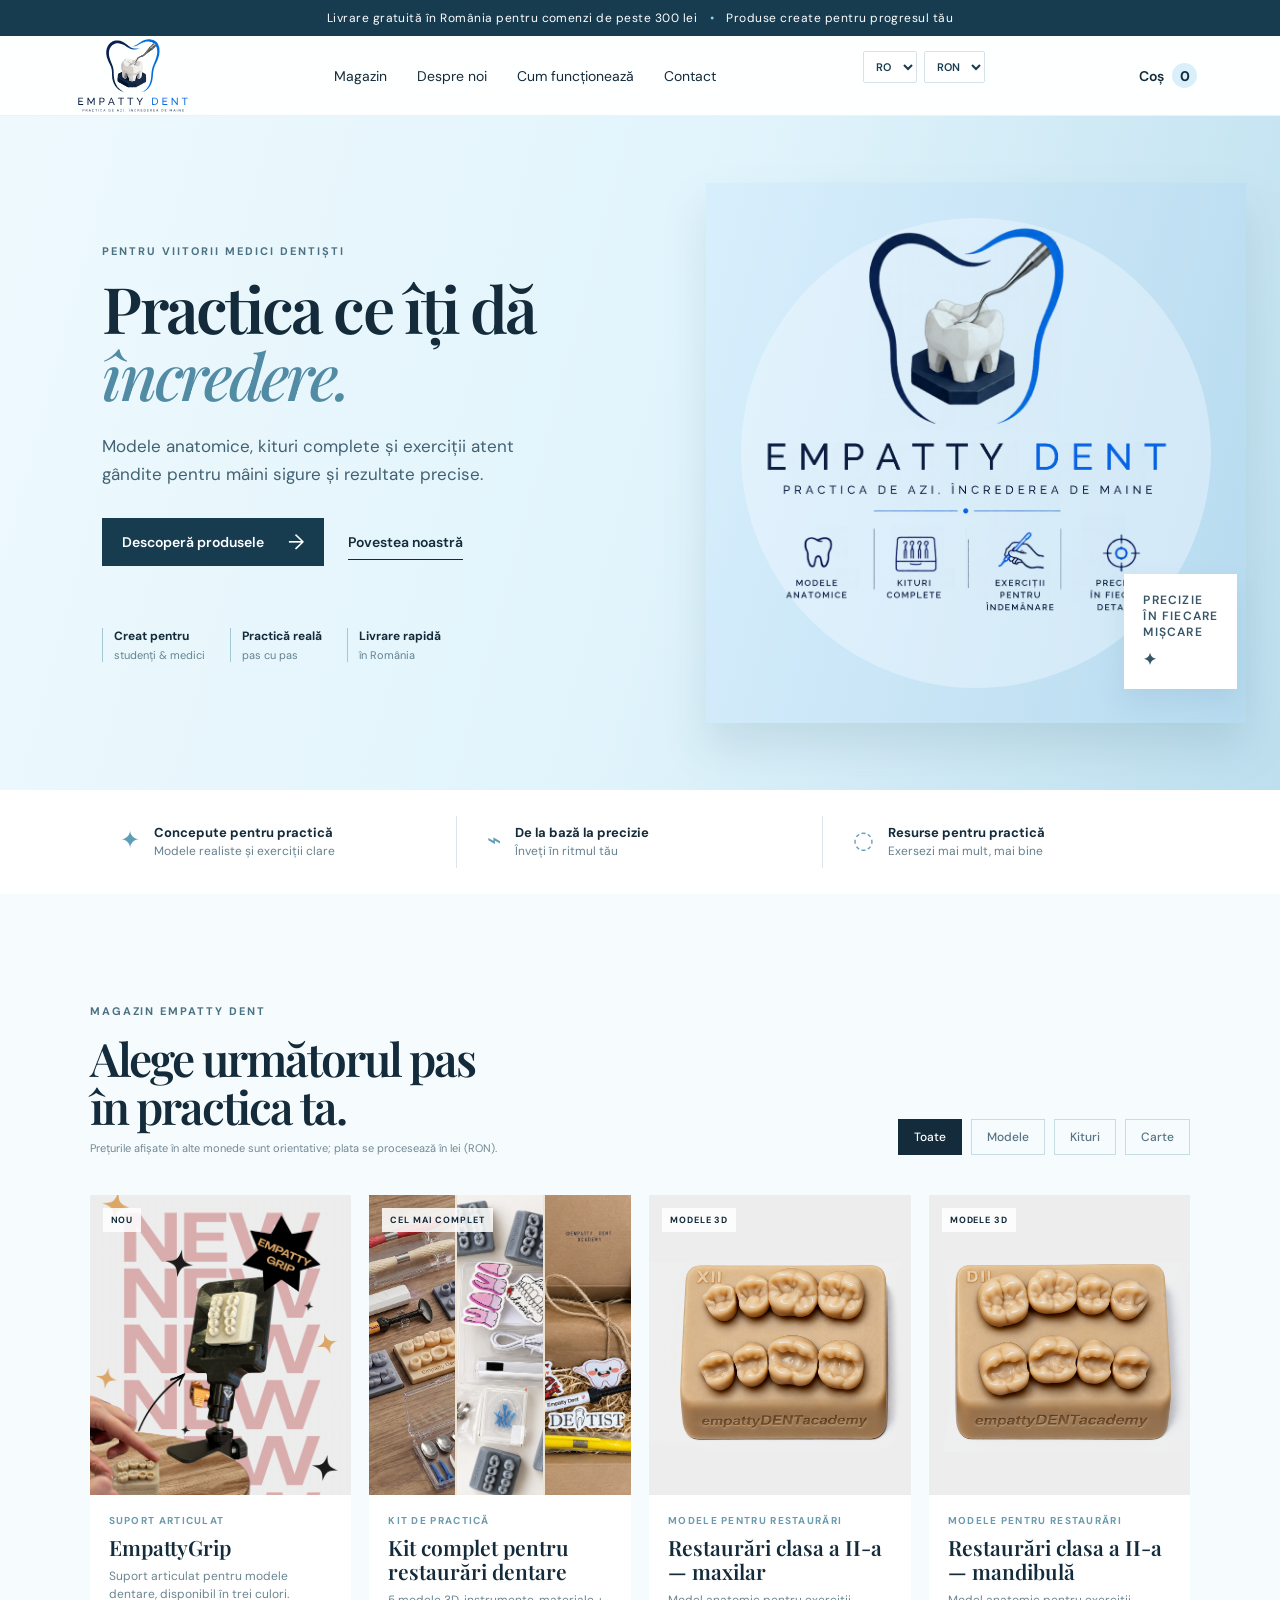
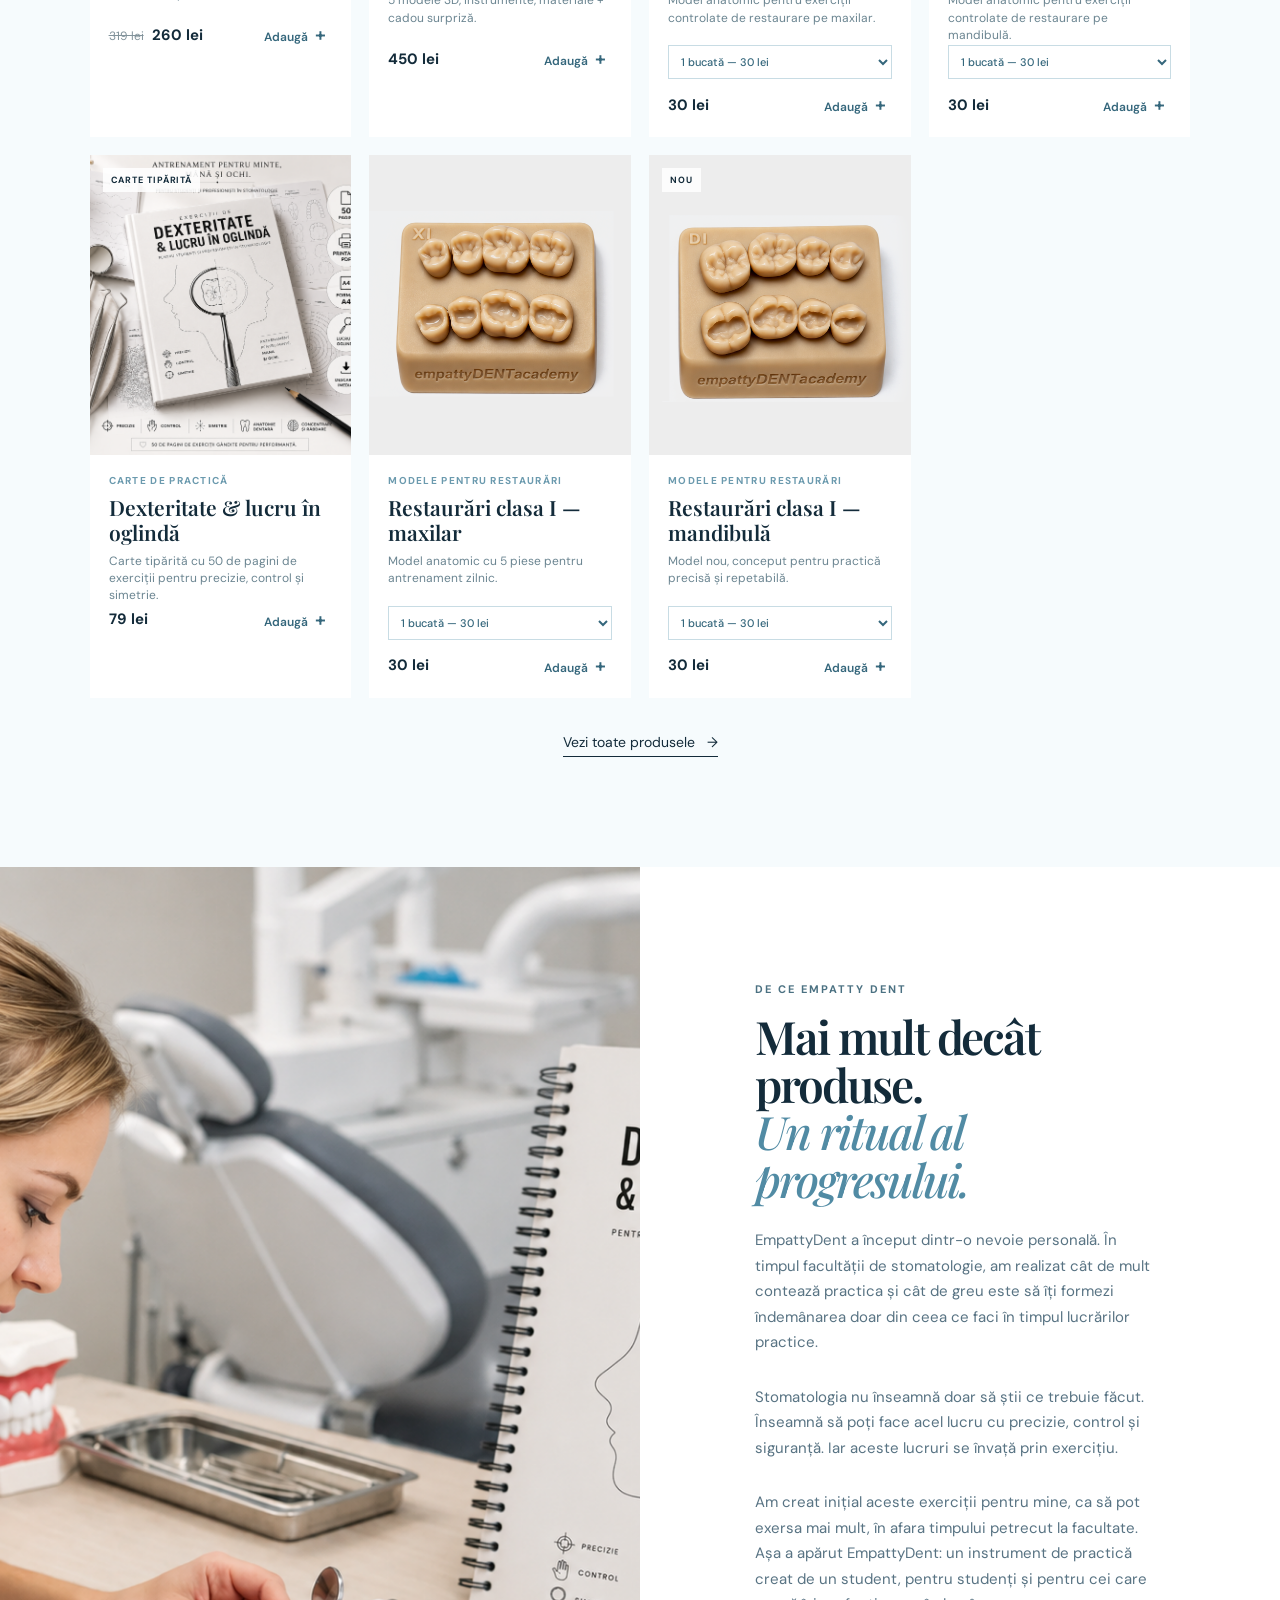
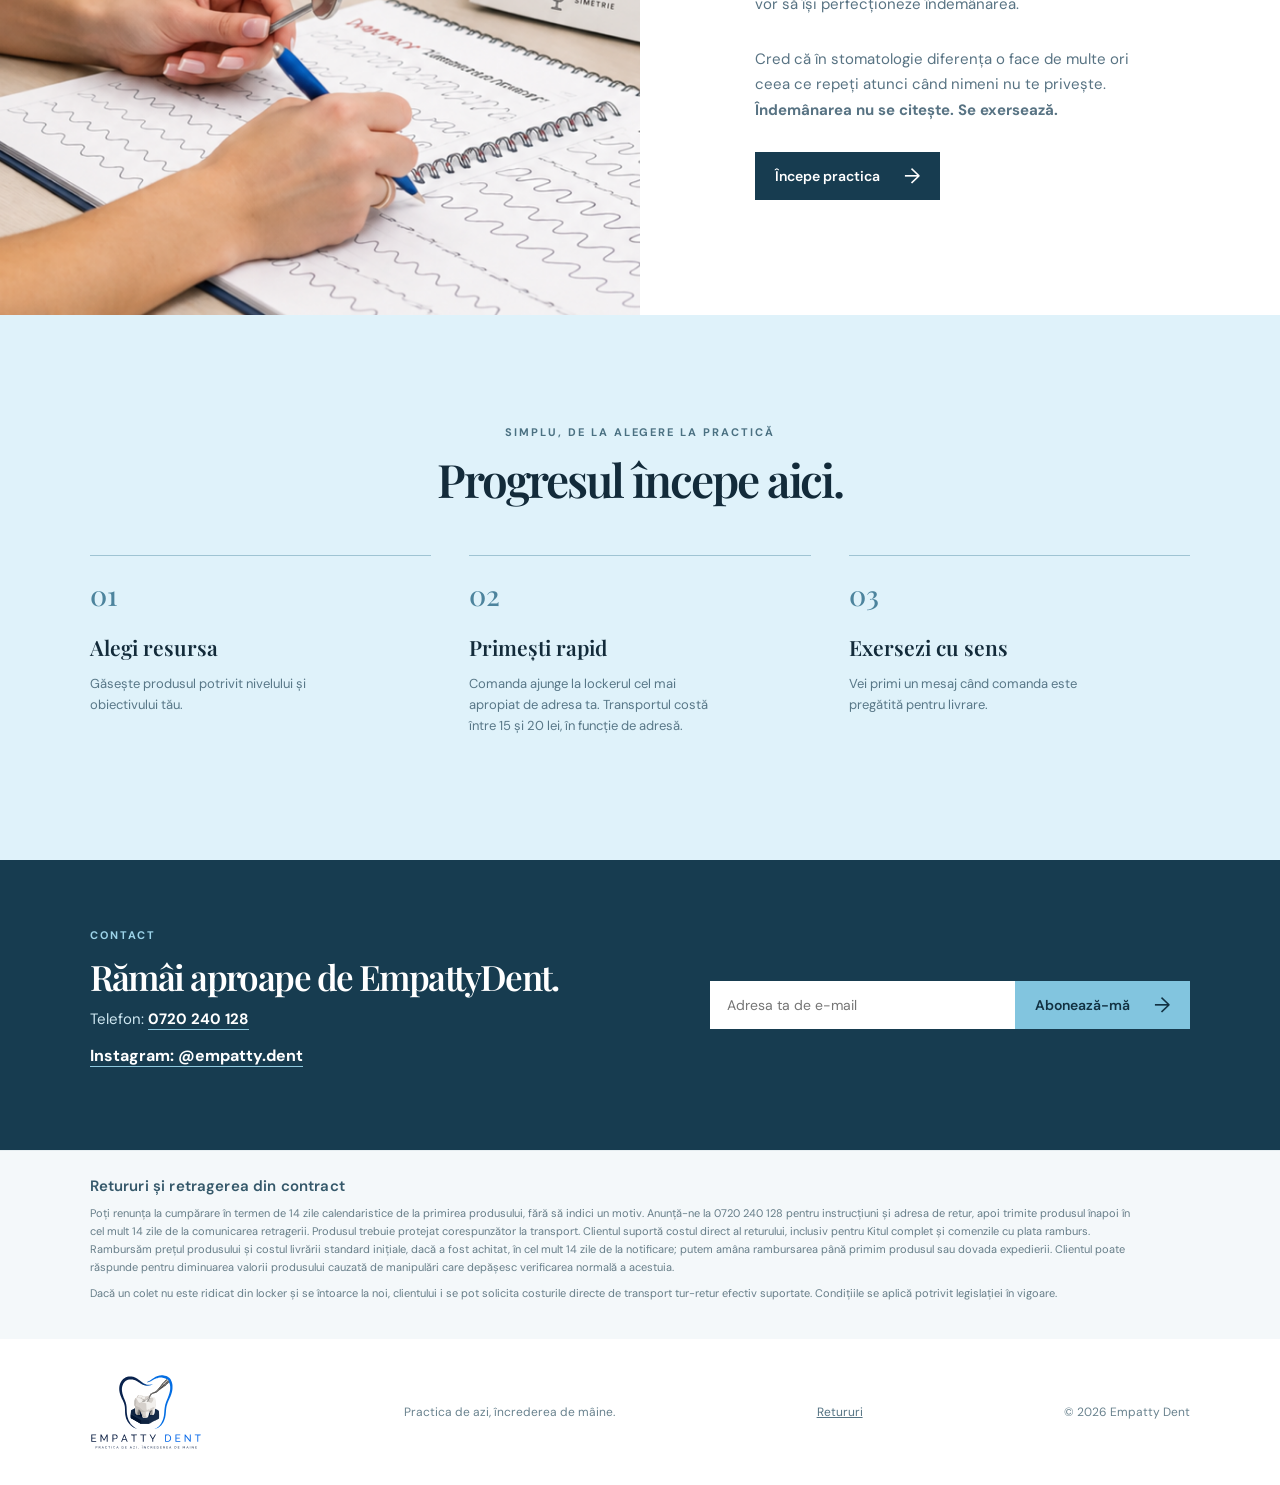
<file: index.html>
<!doctype html>
<html lang="ro">
  <head>
    <meta charset="UTF-8" />
    <meta name="viewport" content="width=device-width, initial-scale=1.0" />
    <meta name="description" content="Empatty Dent — instrumente de practică pentru studenți și medici stomatologi." />
    <title>Empatty Dent — Practică. Precizie. Încredere.</title>
    <link rel="preconnect" href="https://fonts.googleapis.com" />
    <link rel="preconnect" href="https://fonts.gstatic.com" crossorigin />
    <link href="https://fonts.googleapis.com/css2?family=DM+Sans:wght@400;500;600;700&family=Playfair+Display:wght@500;600;700&display=swap" rel="stylesheet" />
    <link rel="stylesheet" href="style.css" />
    <link rel="stylesheet" href="custom.css" />
  </head>
  <body>
    <div class="announcement">Livrare gratuită în România pentru comenzi de peste 300 lei <span>•</span> Produse create pentru progresul tău</div><div class="bf-banner" hidden>BLACK FRIDAY · 13 NOIEMBRIE · 00:00–23:59 (ORA ROMÂNIEI)</div>
    <header class="header">
      <a class="brand brand-logo-link" href="#acasa" aria-label="Empatty Dent acasă"><img class="brand-logo" src="assets/empattydent-logo-supplied.svg" alt="Empatty Dent" /></a>
      <button class="menu-btn" aria-label="Deschide meniul" aria-expanded="false">☰</button>
      <nav aria-label="Navigare principală">
        <a href="#produse">Magazin</a><a href="#despre">Despre noi</a><a href="#cum-functioneaza">Cum funcționează</a><a href="#contact">Contact</a>
      </nav>
      <div class="locale-controls"><label><span class="sr-only">Limbă</span><select class="language-select" aria-label="Limbă"><option value="ro">RO</option><option value="en">EN</option></select></label><label><span class="sr-only">Monedă</span><select class="currency-select" aria-label="Monedă"><option value="RON">RON</option></select></label><small class="rate-date"></small></div>
      <button class="cart-button" aria-label="Vezi coșul"><span>Coș</span><b class="cart-count">0</b></button>
    </header>

    <main id="acasa">
      <section class="hero">
        <div class="hero-copy">
          <p class="eyebrow">PENTRU VIITORII MEDICI DENTIȘTI</p>
          <h1>Practica ce îți dă <em>încredere.</em></h1>
          <p class="hero-text">Modele anatomice, kituri complete și exerciții atent gândite pentru mâini sigure și rezultate precise.</p>
          <div class="hero-actions"><a class="btn primary" href="#produse">Descoperă produsele <span>→</span></a><a class="btn text" href="#despre">Povestea noastră</a></div>
          <div class="trust"><div><strong>Creat pentru</strong><span>studenți & medici</span></div><div><strong>Practică reală</strong><span>pas cu pas</span></div><div><strong>Livrare rapidă</strong><span>în România</span></div></div>
        </div>
        <div class="hero-visual">
          <div class="hero-circle"></div><div class="hero-card note-card">PRECIZIE<br>ÎN FIECARE<br>MIȘCARE <span>✦</span></div>
          <img src="assets/empattydent-hero.png" alt="Empatty Dent — practică dentară, precizie și încredere" />
        </div>
      </section>

      <section class="benefits" aria-label="Beneficii">
        <div><span>✦</span><p><b>Concepute pentru practică</b>Modele realiste și exerciții clare</p></div>
        <div><span>⌁</span><p><b>De la bază la precizie</b>Înveți în ritmul tău</p></div>
        <div><span>◌</span><p><b>Resurse pentru practică</b>Exersezi mai mult, mai bine</p></div>
      </section>

      <section id="produse" class="products section">
        <div class="section-heading"><div><p class="eyebrow">MAGAZIN EMPATTY DENT</p><h2>Alege următorul pas<br>în practica ta.</h2><p class="fx-note">Prețurile afișate în alte monede sunt orientative; plata se procesează în lei (RON).</p></div><div class="filters" role="group" aria-label="Filtre produse"><button class="active" data-filter="all">Toate</button><button data-filter="modele">Modele</button><button data-filter="kituri">Kituri</button><button data-filter="carte">Carte</div></div>
        <div class="product-grid">
          <article class="product-card" data-category="modele"><div class="image-wrap soft"><span class="tag">NOU</span><img src="assets/empattygrip-promo-black.png" alt="EmpattyGrip — suport articulat pentru modele dentare" /></div><div class="product-info"><p class="category">SUPORT ARTICULAT</p><h3>EmpattyGrip</h3><p class="desc">Suport articulat pentru modele dentare, disponibil în trei culori.</p><div class="product-bottom"><div class="price-stack" data-price="319" data-sale="260" data-always-sale="true"><del class="old-price">319 lei</del><strong class="current-price">260 lei</strong></div><button class="add" data-name="EmpattyGrip (Gri glitter)" data-price="260" data-base-price="319" data-sale-price="260" data-always-sale="true">Adaugă <span>+</span></button></div></div></article>
          <article class="product-card" data-category="kituri"><div class="image-wrap warm kit-gallery"><span class="tag">CEL MAI COMPLET</span><img src="assets/kit-restaurari.png" alt="Kit complet pentru restaurări dentare Empatty Dent" /><img src="assets/kit-restaurari-2.png" alt="Componentele kitului complet pentru restaurări dentare" /><img src="assets/kit-restaurari-3.png" alt="Kit complet pentru restaurări dentare în cutie" /></div><div class="product-info"><p class="category">KIT DE PRACTICĂ</p><h3>Kit complet pentru restaurări dentare</h3><p class="desc">5 modele 3D, instrumente, materiale + cadou surpriză.</p><div class="product-bottom"><div class="price-stack" data-price="450" data-sale="380"><del class="old-price" hidden>450 lei</del><strong class="current-price">450 lei</strong></div><button class="add" data-name="Kit complet pentru restaurări dentare" data-price="450" data-base-price="450" data-sale-price="380">Adaugă <span>+</span></button></div></div></article>
          <article class="product-card" data-category="modele"><div class="image-wrap blue"><span class="tag">MODELE 3D</span><img src="assets/restaurari-clasa-ii-maxilar.png" alt="Model pentru restaurări clasa a II-a maxilar" /></div><div class="product-info"><p class="category">MODELE PENTRU RESTAURĂRI</p><h3>Restaurări clasa a II-a — maxilar</h3><p class="desc">Model anatomic pentru exerciții controlate de restaurare pe maxilar.</p><select class="pack-select" aria-label="Alege cantitatea"><option value="30">1 bucată — 30 lei</option><option value="75">3 bucăți — 75 lei</option><option value="150">6 bucăți — 150 lei</option></select><div class="product-bottom"><div class="price-stack model-price-stack" data-price="30" data-sale="20"><del class="old-price" hidden>30 lei</del><strong class="model-price current-price">30 lei</strong></div><button class="add" data-base-name="Restaurări clasa a II-a — maxilar" data-name="Restaurări clasa a II-a — maxilar (1 bucată)" data-price="30">Adaugă <span>+</span></button></div></div></article>
          <article class="product-card" data-category="modele"><div class="image-wrap warm"><span class="tag">MODELE 3D</span><img src="assets/restaurari-clasa-ii-mandibula.png" alt="Model pentru restaurări clasa a II-a mandibulă" /></div><div class="product-info"><p class="category">MODELE PENTRU RESTAURĂRI</p><h3>Restaurări clasa a II-a — mandibulă</h3><p class="desc">Model anatomic pentru exerciții controlate de restaurare pe mandibulă.</p><select class="pack-select" aria-label="Alege cantitatea"><option value="30">1 bucată — 30 lei</option><option value="75">3 bucăți — 75 lei</option><option value="150">6 bucăți — 150 lei</option></select><div class="product-bottom"><div class="price-stack model-price-stack" data-price="30" data-sale="20"><del class="old-price" hidden>30 lei</del><strong class="model-price current-price">30 lei</strong></div><button class="add" data-base-name="Restaurări clasa a II-a — mandibulă" data-name="Restaurări clasa a II-a — mandibulă (1 bucată)" data-price="30">Adaugă <span>+</span></button></div></div></article>
          <article class="product-card" data-category="carte"><div class="image-wrap paper"><span class="tag">CARTE TIPĂRITĂ</span><img src="assets/ebook-dexteritate.png" alt="Cartea tipărită Exerciții de dexteritate și lucru în oglindă" /></div><div class="product-info"><p class="category">CARTE DE PRACTICĂ</p><h3>Dexteritate & lucru în oglindă</h3><p class="desc">Carte tipărită cu 50 de pagini de exerciții pentru precizie, control și simetrie.</p><div class="product-bottom"><div class="price-stack" data-price="79" data-sale="65"><del class="old-price" hidden>79 lei</del><strong class="current-price">79 lei</strong></div><button class="add" data-name="Cartea Dexteritate & lucru în oglindă" data-price="79" data-base-price="79" data-sale-price="65">Adaugă <span>+</span></button></div></div></article>
          <article class="product-card" data-category="modele"><div class="image-wrap soft"><img src="assets/restaurari-clasa-i-maxilar.png" alt="Model pentru restaurări clasa I maxilar" /></div><div class="product-info"><p class="category">MODELE PENTRU RESTAURĂRI</p><h3>Restaurări clasa I — maxilar</h3><p class="desc">Model anatomic cu 5 piese pentru antrenament zilnic.</p><select class="pack-select" aria-label="Alege cantitatea"><option value="30">1 bucată — 30 lei</option><option value="75">3 bucăți — 75 lei</option><option value="150">6 bucăți — 150 lei</option></select><div class="product-bottom"><div class="price-stack model-price-stack" data-price="30" data-sale="20"><del class="old-price" hidden>30 lei</del><strong class="model-price current-price">30 lei</strong></div><button class="add" data-base-name="Restaurări clasa I — maxilar" data-name="Restaurări clasa I — maxilar (1 bucată)" data-price="30">Adaugă <span>+</span></button></div></div></article>
          <article class="product-card" data-category="modele"><div class="image-wrap soft"><span class="tag">NOU</span><img src="assets/restaurari-clasa-i-mandibula.png" alt="Model pentru restaurări clasa I mandibulă" /></div><div class="product-info"><p class="category">MODELE PENTRU RESTAURĂRI</p><h3>Restaurări clasa I — mandibulă</h3><p class="desc">Model nou, conceput pentru practică precisă și repetabilă.</p><select class="pack-select" aria-label="Alege cantitatea"><option value="30">1 bucată — 30 lei</option><option value="75">3 bucăți — 75 lei</option><option value="150">6 bucăți — 150 lei</option></select><div class="product-bottom"><div class="price-stack model-price-stack" data-price="30" data-sale="20"><del class="old-price" hidden>30 lei</del><strong class="model-price current-price">30 lei</strong></div><button class="add" data-base-name="Restaurări clasa I — mandibulă" data-name="Restaurări clasa I — mandibulă (1 bucată)" data-price="30">Adaugă <span>+</span></button></div></div></article>
        </div>
        <a class="view-all" href="#produse">Vezi toate produsele <span>→</span></a>
      </section>

      <section id="despre" class="story"><div class="story-image"><img src="assets/final.png" alt="Studentă practicând exerciții de dexteritate dentară" /></div><div class="story-copy"><p class="eyebrow">DE CE EMPATTY DENT</p><h2>Mai mult decât produse.<br><em>Un ritual al progresului.</em></h2><p>EmpattyDent a început dintr-o nevoie personală. În timpul facultății de stomatologie, am realizat cât de mult contează practica și cât de greu este să îți formezi îndemânarea doar din ceea ce faci în timpul lucrărilor practice.</p><p>Stomatologia nu înseamnă doar să știi ce trebuie făcut. Înseamnă să poți face acel lucru cu precizie, control și siguranță. Iar aceste lucruri se învață prin exercițiu.</p><p>Am creat inițial aceste exerciții pentru mine, ca să pot exersa mai mult, în afara timpului petrecut la facultate. Așa a apărut EmpattyDent: un instrument de practică creat de un student, pentru studenți și pentru cei care vor să își perfecționeze îndemânarea.</p><p>Cred că în stomatologie diferența o face de multe ori ceea ce repeți atunci când nimeni nu te privește. <strong>Îndemânarea nu se citește. Se exersează.</strong></p><a class="btn primary" href="#produse">Începe practica <span>→</span></a></div></section>

      <section id="cum-functioneaza" class="steps section"><p class="eyebrow">SIMPLU, DE LA ALEGERE LA PRACTICĂ</p><h2>Progresul începe aici.</h2><div class="step-grid"><div><b>01</b><h3>Alegi resursa</h3><p>Găsește produsul potrivit nivelului și obiectivului tău.</p></div><div><b>02</b><h3>Primești rapid</h3><p>Comanda ajunge la lockerul cel mai apropiat de adresa ta. Transportul costă între 15 și 20 lei, în funcție de adresă.</p></div><div><b>03</b><h3>Exersezi cu sens</h3><p>Vei primi un mesaj când comanda este pregătită pentru livrare.</p></div></div></section>
      <section id="contact" class="newsletter"><div><p class="eyebrow">CONTACT</p><h2>Rămâi aproape de EmpattyDent.</h2><p class="contact-phone">Telefon: <a href="tel:+40720240128">0720 240 128</a></p><p class="contact-instagram"><a href="https://www.instagram.com/empatty.dent/" target="_blank" rel="noopener noreferrer">Instagram: @empatty.dent</a></p></div><form><label class="sr-only" for="email">Adresa de e-mail</label><input id="email" type="email" placeholder="Adresa ta de e-mail" required /><button class="btn primary" type="submit">Abonează-mă <span>→</span></button></form></section>
    </main>
    <section class="return-policy" id="retur"><h2>Retururi și retragerea din contract</h2><p>Poți renunța la cumpărare în termen de 14 zile calendaristice de la primirea produsului, fără să indici un motiv. Anunță-ne la 0720 240 128 pentru instrucțiuni și adresa de retur, apoi trimite produsul înapoi în cel mult 14 zile de la comunicarea retragerii. Produsul trebuie protejat corespunzător la transport. Clientul suportă costul direct al returului, inclusiv pentru Kitul complet și comenzile cu plata ramburs. Rambursăm prețul produsului și costul livrării standard inițiale, dacă a fost achitat, în cel mult 14 zile de la notificare; putem amâna rambursarea până primim produsul sau dovada expedierii. Clientul poate răspunde pentru diminuarea valorii produsului cauzată de manipulări care depășesc verificarea normală a acestuia.</p><p>Dacă un colet nu este ridicat din locker și se întoarce la noi, clientului i se pot solicita costurile directe de transport tur-retur efectiv suportate. Condițiile se aplică potrivit legislației în vigoare.</p></section>
    <footer><a class="brand brand-logo-link" href="#acasa"><img class="brand-logo" src="assets/empattydent-logo-supplied.svg" alt="Empatty Dent" /></a><p>Practica de azi, încrederea de mâine.</p><a href="#retur" class="footer-return-link">Retururi</a><span>© 2026 Empatty Dent</span></footer>
    <aside class="cart-drawer" aria-label="Coșul tău" aria-hidden="true"><div class="cart-head"><h2>Coșul tău</h2><button class="close-cart" aria-label="Închide">×</button></div><div class="cart-items"><p class="empty">Coșul tău este gol.</p></div><div class="cart-footer"><div><span>Total produse</span><strong class="cart-total">0 lei</strong></div><button class="btn primary checkout">Continuă către comandă <span>→</span></button></div></aside><div class="overlay"></div><div class="checkout-modal" aria-hidden="true"><div class="checkout-card"><div class="checkout-head"><div><p class="eyebrow">FINALIZEAZĂ COMANDA</p><h2>Date pentru livrare</h2></div><button class="close-checkout" aria-label="Închide">×</button></div><form id="order-form"><div class="form-grid"><label>Nume și prenume<input name="client" required autocomplete="name"></label><label>Telefon<input name="phone" required type="tel" autocomplete="tel"></label><label>Email<input name="email" required type="email" autocomplete="email"></label><label>Județ<input name="county" required autocomplete="address-level1"></label><label>Localitate<input name="city" required autocomplete="address-level2"></label><label class="full">Adresă completă<input name="address" required autocomplete="street-address"></label><label class="full">Observații (opțional)<textarea name="notes" rows="3"></textarea></label><fieldset class="payment-options full"><legend>Metoda de plată</legend><label><input type="radio" name="payment" value="Ramburs" checked> Ramburs <span>+5 lei</span></label><label><input type="radio" name="payment" value="Transfer bancar"> Transfer bancar <span>Datele contului vor fi trimise prin mesaj.</span></label></fieldset></div><div class="delivery-info"><strong>Livrare la locker</strong><p>Comanda va fi livrată la lockerul cel mai apropiat de adresa ta. Transportul costă între 15 și 20 lei, în funcție de adresă. Vei primi un mesaj când comanda este gata de livrare.</p></div><div class="order-summary"><div><span>Produse</span><strong id="order-products"></strong></div><div><span>Subtotal produse</span><strong id="order-subtotal"></strong></div><div><span>Taxă ramburs</span><strong id="order-payment-fee">5 lei</strong></div><div><span>Total de plată</span><strong id="order-total"></strong></div><div><span>Plată</span><strong id="order-payment">Ramburs</strong></div><small>Transportul (15–20 lei) se confirmă în funcție de adresa de livrare. <a href="#retur">Politica de retur</a></small></div><label class="consent"><input type="checkbox" required> Sunt de acord ca datele introduse să fie folosite pentru procesarea și livrarea comenzii.</label><button class="btn primary order-submit" type="submit">Trimite comanda <span>→</span></button></form><div class="order-success" hidden><p class="eyebrow">COMANDA A FOST ÎNREGISTRATĂ</p><h3>Mulțumim!</h3><p>Comanda ta a fost transmisă. Va fi livrată la lockerul cel mai apropiat de adresa ta, iar transportul va fi confirmat între 15 și 20 lei. Vei primi un mesaj când este gata de livrare.</p><button class="btn primary close-success">Închide</button></div></div></div><div class="toast" role="status"></div>
    <script src="site.js"></script>
    <script src="script.js"></script>
  </body>
</html>
</file>
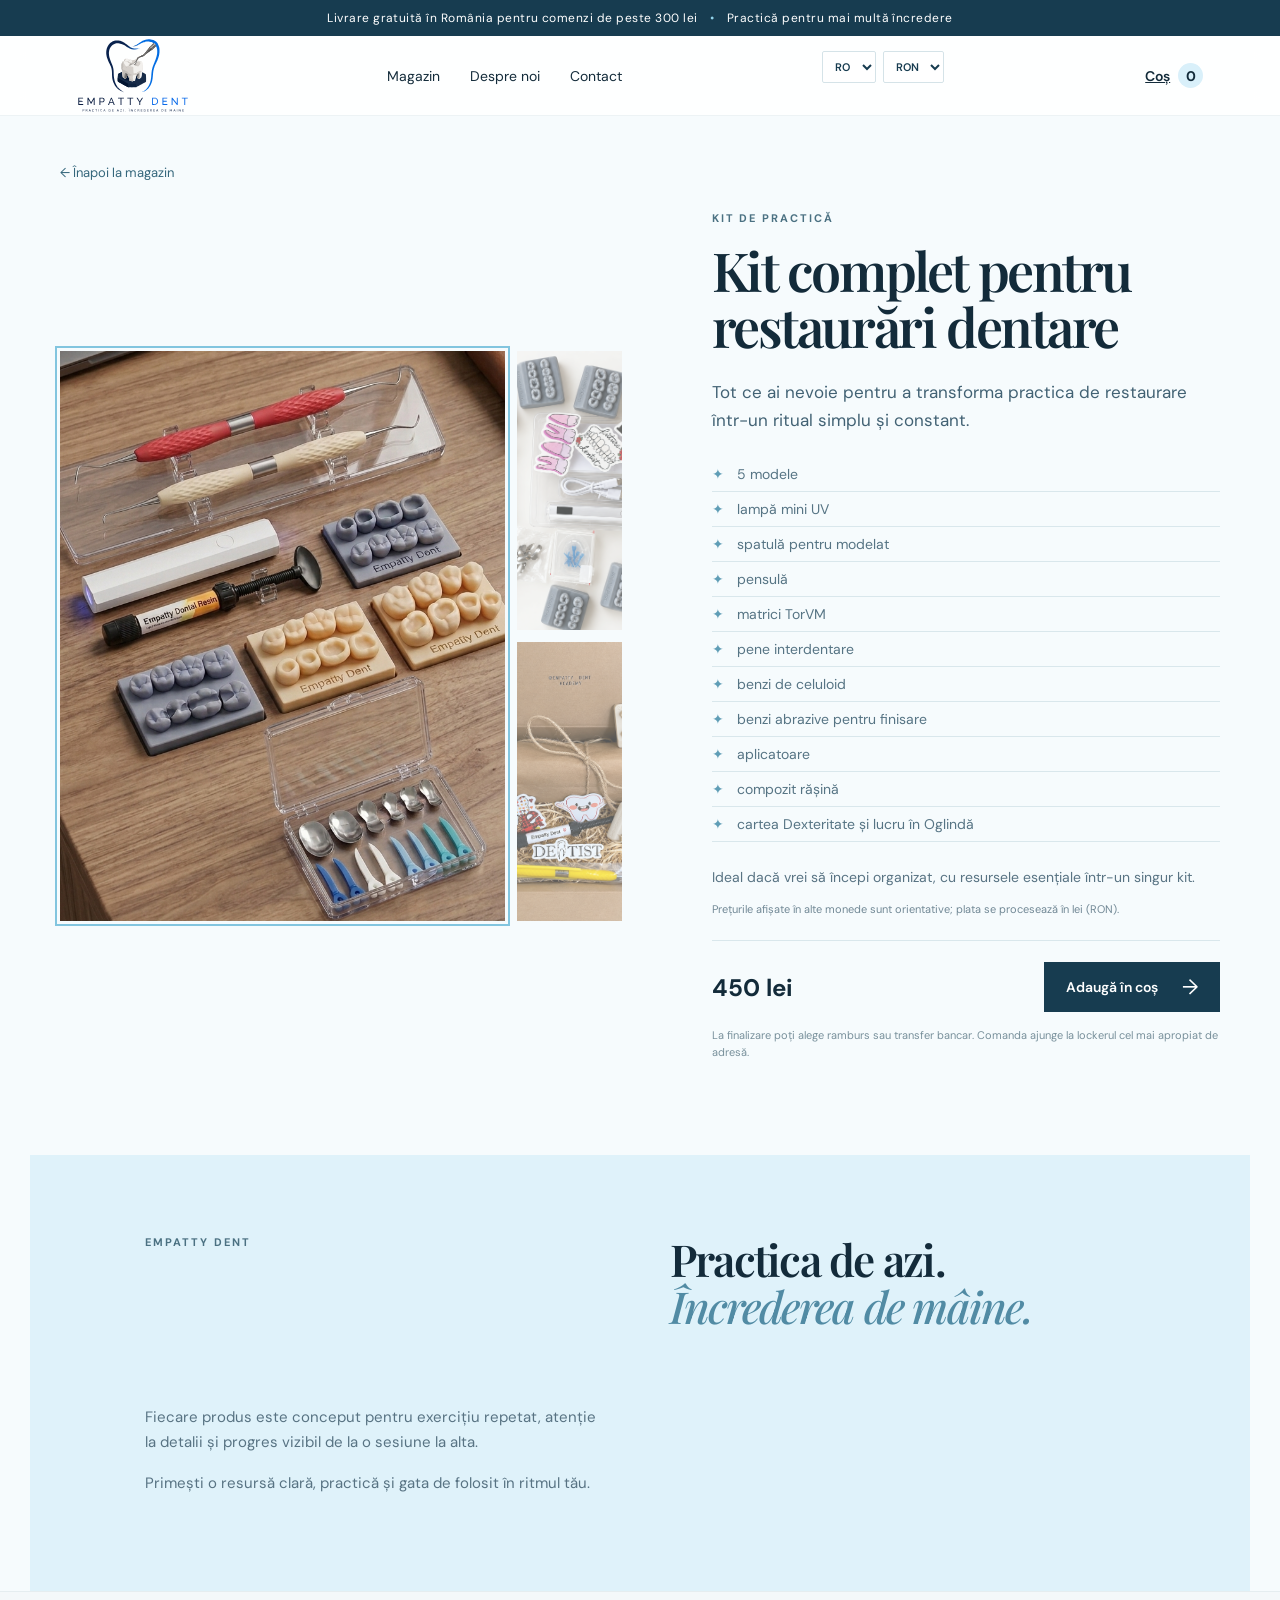
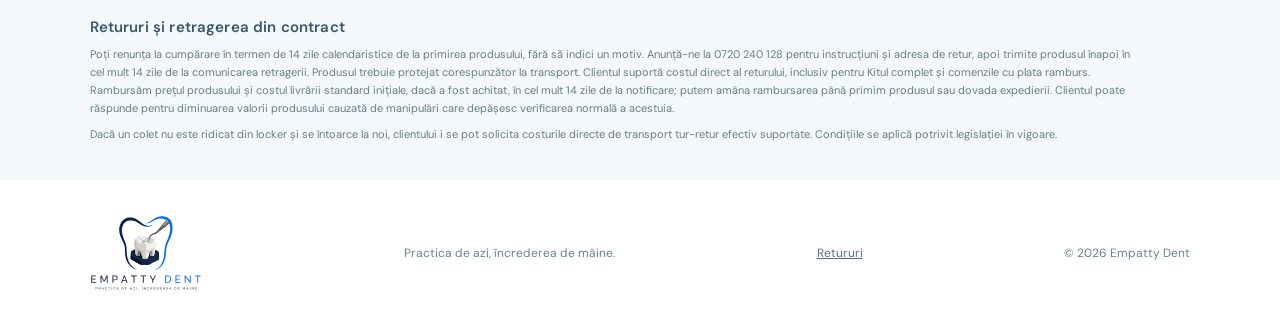
<file: product.html>
<!doctype html>
<html lang="ro">
  <head>
    <meta charset="UTF-8" />
    <meta name="viewport" content="width=device-width, initial-scale=1.0" />
    <meta name="description" content="Produse Empatty Dent pentru practică dentară." />
    <title>Produs — Empatty Dent</title>
    <link rel="preconnect" href="https://fonts.googleapis.com" />
    <link rel="preconnect" href="https://fonts.gstatic.com" crossorigin />
    <link href="https://fonts.googleapis.com/css2?family=DM+Sans:wght@400;500;600;700&family=Playfair+Display:wght@500;600;700&display=swap" rel="stylesheet" />
    <link rel="stylesheet" href="style.css" />
    <link rel="stylesheet" href="custom.css" />
  </head>
  <body class="product-page">
    <div class="announcement">Livrare gratuită în România pentru comenzi de peste 300 lei <span>•</span> Practică pentru mai multă încredere</div><div class="bf-banner" hidden>BLACK FRIDAY · 13 NOIEMBRIE · 00:00–23:59 (ORA ROMÂNIEI)</div>
    <header class="header"><a class="brand brand-logo-link" href="index.html" aria-label="Empatty Dent acasă"><img class="brand-logo" src="assets/empattydent-logo-supplied.svg" alt="Empatty Dent" /></a><nav aria-label="Navigare principală"><a href="index.html#produse">Magazin</a><a href="index.html#despre">Despre noi</a><a href="index.html#contact">Contact</a></nav><div class="locale-controls"><label><span class="sr-only">Limbă</span><select class="language-select" aria-label="Limbă"><option value="ro">RO</option><option value="en">EN</option></select></label><label><span class="sr-only">Monedă</span><select class="currency-select" aria-label="Monedă"><option value="RON">RON</option></select></label><small class="rate-date"></small></div><a class="cart-button product-cart" href="index.html#produse" aria-label="Vezi coșul"><span>Coș</span><b class="cart-count">0</b></a></header>
    <main class="product-detail"><a class="back-link" href="index.html#produse">← Înapoi la magazin</a><section id="product-content" aria-live="polite"></section><section id="product-long-description" class="product-long-description" hidden></section><section class="detail-reasons"><p class="eyebrow">EMPATTY DENT</p><h2>Practica de azi.<br><em>Încrederea de mâine.</em></h2><div><p>Fiecare produs este conceput pentru exercițiu repetat, atenție la detalii și progres vizibil de la o sesiune la alta.</p><p>Primești o resursă clară, practică și gata de folosit în ritmul tău.</p></div></section></main>
    <section class="return-policy" id="retur"><h2>Retururi și retragerea din contract</h2><p>Poți renunța la cumpărare în termen de 14 zile calendaristice de la primirea produsului, fără să indici un motiv. Anunță-ne la 0720 240 128 pentru instrucțiuni și adresa de retur, apoi trimite produsul înapoi în cel mult 14 zile de la comunicarea retragerii. Produsul trebuie protejat corespunzător la transport. Clientul suportă costul direct al returului, inclusiv pentru Kitul complet și comenzile cu plata ramburs. Rambursăm prețul produsului și costul livrării standard inițiale, dacă a fost achitat, în cel mult 14 zile de la notificare; putem amâna rambursarea până primim produsul sau dovada expedierii. Clientul poate răspunde pentru diminuarea valorii produsului cauzată de manipulări care depășesc verificarea normală a acestuia.</p><p>Dacă un colet nu este ridicat din locker și se întoarce la noi, clientului i se pot solicita costurile directe de transport tur-retur efectiv suportate. Condițiile se aplică potrivit legislației în vigoare.</p></section><footer><a class="brand brand-logo-link" href="index.html"><img class="brand-logo" src="assets/empattydent-logo-supplied.svg" alt="Empatty Dent" /></a><p>Practica de azi, încrederea de mâine.</p><a href="index.html#retur" class="footer-return-link">Retururi</a><span>© 2026 Empatty Dent</span></footer><div class="toast" role="status"></div>
    <script src="site.js"></script>
    <script src="product.js"></script>
  </body>
</html>
</file>
<file: style.css>
:root{--ink:#132b3a;--blue:#d9f0fa;--blue-deep:#8ec9df;--mist:#f6fbfd;--cream:#fbf7f0;--line:#d9e7ec;--white:#fff}*{box-sizing:border-box}html{scroll-behavior:smooth}body{margin:0;color:var(--ink);font-family:'DM Sans',sans-serif;background:var(--mist)}.announcement{background:#173c50;color:white;text-align:center;padding:10px 20px;font-size:12px;letter-spacing:.04em}.announcement span{color:#91d3eb;margin:0 9px}.header{height:80px;display:flex;align-items:center;justify-content:space-between;padding:0 clamp(20px,6vw,92px);background:rgba(255,255,255,.88);border-bottom:1px solid #edf3f5;position:sticky;top:0;z-index:10;backdrop-filter:blur(12px)}.brand{display:flex;align-items:center;gap:9px;color:var(--ink);font-size:19px;font-weight:600;text-decoration:none;letter-spacing:-.05em}.brand i{font-family:'Playfair Display',serif;font-weight:500}.brand-mark{width:31px;height:31px;border:1.5px solid var(--ink);border-radius:50%;display:grid;place-items:center;font-family:'Playfair Display',serif;font-size:20px}.header nav{display:flex;gap:30px}.header nav a{color:var(--ink);text-decoration:none;font-size:14px}.cart-button{border:0;background:none;color:var(--ink);font:600 14px 'DM Sans';cursor:pointer}.cart-count{margin-left:8px;border-radius:50%;background:var(--blue);display:inline-grid;place-items:center;width:25px;height:25px}.menu-btn{display:none}.hero{min-height:630px;display:grid;grid-template-columns:1.05fr .95fr;overflow:hidden;background:linear-gradient(105deg,#eef9fd 0%,#e1f4fc 52%,#bddfee 100%)}.hero-copy{padding:clamp(70px,10vw,145px) clamp(26px,8vw,132px);align-self:center}.eyebrow{font-size:11px;font-weight:700;letter-spacing:.18em;margin:0 0 17px;color:#4b7182}.hero h1,.section h2,.story h2,.newsletter h2{font:600 clamp(42px,5vw,70px)/1.04 'Playfair Display',serif;letter-spacing:-.045em;margin:0}.hero h1 em,.story h2 em{font-weight:500;color:#518ba4}.hero-text{max-width:490px;font-size:17px;line-height:1.65;margin:24px 0 30px;color:#426274}.hero-actions{display:flex;gap:24px;align-items:center}.btn{display:inline-flex;align-items:center;justify-content:center;gap:24px;border:0;text-decoration:none;cursor:pointer;font:600 14px 'DM Sans';padding:15px 20px}.btn.primary{background:#173c50;color:white}.btn.primary span{font-size:21px;font-weight:400;line-height:0}.btn.text{color:var(--ink);border-bottom:1px solid var(--ink);padding:8px 0}.trust{display:flex;gap:25px;margin-top:62px}.trust div{border-left:1px solid #a4c7d5;padding-left:11px}.trust strong,.trust span{display:block}.trust strong{font-size:12px}.trust span{font-size:11px;color:#638292;margin-top:4px}.hero-visual{position:relative;min-height:480px;display:grid;place-items:center}.hero-visual img{width:min(540px,94%);z-index:1;mix-blend-mode:multiply;filter:drop-shadow(0 24px 22px rgba(35,81,99,.12))}.hero-circle{position:absolute;width:470px;height:470px;border-radius:50%;background:rgba(255,255,255,.4)}.hero-card{position:absolute;z-index:2}.note-card{right:7%;bottom:15%;padding:18px 19px;background:#fff;color:#365568;font:600 12px/1.35 'DM Sans';letter-spacing:.1em;box-shadow:0 12px 25px #52809a24}.note-card span{display:block;font-size:16px;margin-top:9px}.benefits{padding:26px clamp(20px,7vw,110px);display:grid;grid-template-columns:repeat(3,1fr);background:white}.benefits>div{display:flex;gap:14px;padding:8px 30px;border-right:1px solid var(--line)}.benefits>div:last-child{border:0}.benefits span{font-size:24px;color:#5f9db6}.benefits p{margin:0;font-size:12px;line-height:1.45;color:#66808e}.benefits b{display:block;font-size:13px;color:var(--ink)}.section{padding:110px clamp(20px,7vw,110px);background:var(--mist)}.section-heading{display:flex;align-items:flex-end;justify-content:space-between;margin-bottom:40px}.section h2,.story h2,.newsletter h2{font-size:46px}.filters{display:flex;gap:9px;flex-wrap:wrap}.filters button{background:none;border:1px solid #c8dce4;padding:9px 15px;font:500 12px 'DM Sans';cursor:pointer;color:#567484}.filters button.active{background:var(--ink);color:#fff;border-color:var(--ink)}.product-grid{display:grid;grid-template-columns:repeat(4,1fr);gap:18px}.product-card{background:white;transition:.25s transform,.25s box-shadow}.product-card:hover{transform:translateY(-6px);box-shadow:0 15px 30px #41677716}.image-wrap{height:300px;position:relative;display:grid;place-items:center;overflow:hidden}.image-wrap img{width:100%;height:100%;object-fit:cover;transition:.5s transform}.product-card:hover img{transform:scale(1.04)}.image-wrap.blue{background:#d2e6eb}.image-wrap.warm{background:#eee4d3}.image-wrap.paper{background:#eeeae4}.image-wrap.soft{background:#e8edf0}.tag{position:absolute;top:13px;left:13px;background:rgba(255,255,255,.86);z-index:1;padding:6px 8px;font-size:9px;font-weight:700;letter-spacing:.1em}.product-info{padding:19px}.category{font-size:10px;letter-spacing:.13em;color:#6b9aae;font-weight:700;margin:0 0 8px}.product-info h3{font:600 21px/1.15 'Playfair Display';margin:0}.desc{height:37px;font-size:12px;line-height:1.45;color:#6b8591;margin:9px 0 16px}.product-bottom{display:flex;justify-content:space-between;align-items:center}.product-bottom strong{font-size:15px}.add{border:0;background:none;color:#35677c;font:600 12px 'DM Sans';cursor:pointer}.add span{font-size:19px;margin-left:4px}.view-all{display:block;width:max-content;margin:35px auto 0;color:var(--ink);text-decoration:none;border-bottom:1px solid;padding-bottom:5px;font-size:14px}.view-all span{margin-left:8px}.story{background:#fff;display:grid;grid-template-columns:1fr 1fr;min-height:540px}.story-image{overflow:hidden}.story-image img{width:100%;height:100%;object-fit:cover}.story-copy{padding:clamp(55px,9vw,125px);align-self:center}.story-copy p:not(.eyebrow){color:#587383;line-height:1.7;font-size:15px;margin:24px 0 29px;max-width:520px}.steps{text-align:center;background:#dff2fa}.steps h2{margin-bottom:51px}.step-grid{display:grid;grid-template-columns:repeat(3,1fr);text-align:left;gap:38px;max-width:1100px;margin:auto}.step-grid>div{border-top:1px solid #9fc4d3;padding-top:20px}.step-grid b{font:500 28px 'Playfair Display';color:#4d849d}.step-grid h3{margin:20px 0 8px;font:600 21px 'Playfair Display'}.step-grid p{color:#587787;font-size:13px;line-height:1.6;max-width:250px}.newsletter{padding:68px clamp(20px,7vw,110px);background:#173c50;color:#fff;display:flex;align-items:center;justify-content:space-between;gap:40px}.newsletter .eyebrow{color:#9cd3e9}.newsletter h2{font-size:35px}.newsletter form{display:flex;min-width:min(100%,480px)}.newsletter input{border:0;padding:15px 17px;font:14px 'DM Sans';width:100%;outline:none}.newsletter .btn{white-space:nowrap;background:#82c5df;color:#123142}footer{padding:35px clamp(20px,7vw,110px);background:white;display:flex;align-items:center;justify-content:space-between;color:#69828e;font-size:12px}footer .brand{color:var(--ink)}.cart-drawer{position:fixed;right:0;top:0;width:min(410px,100%);height:100vh;background:#fff;z-index:30;transform:translateX(105%);transition:.3s transform;display:flex;flex-direction:column;padding:25px}.cart-drawer.open{transform:translateX(0)}.overlay{position:fixed;inset:0;background:#173c5066;z-index:20;opacity:0;pointer-events:none;transition:.3s}.overlay.open{opacity:1;pointer-events:auto}.cart-head{display:flex;justify-content:space-between;align-items:center;border-bottom:1px solid var(--line);padding-bottom:18px}.cart-head h2{font:600 28px 'Playfair Display';margin:0}.close-cart{border:0;background:none;font-size:29px;cursor:pointer}.cart-items{flex:1;padding:20px 0;overflow:auto}.empty{color:#78909b;text-align:center;margin-top:40px}.cart-item{display:flex;justify-content:space-between;border-bottom:1px solid var(--line);padding:13px 0;font-size:14px}.cart-item button{border:0;background:none;color:#9a4552;cursor:pointer}.cart-footer{border-top:1px solid var(--line);padding-top:18px}.cart-footer>div{display:flex;justify-content:space-between;margin-bottom:17px}.cart-footer .btn{width:100%}.toast{position:fixed;bottom:28px;left:50%;transform:translate(-50%,100px);background:#173c50;color:white;padding:13px 20px;z-index:40;font-size:13px;transition:.3s;opacity:0}.toast.show{transform:translate(-50%,0);opacity:1}.sr-only{position:absolute;width:1px;height:1px;overflow:hidden;clip:rect(0,0,0,0)}
@media(max-width:900px){.header nav{gap:15px}.product-grid{grid-template-columns:repeat(2,1fr)}.hero-copy{padding-left:7vw}.hero h1{font-size:51px}.story-copy{padding:55px}.section h2,.story h2{font-size:39px}}@media(max-width:650px){.announcement{font-size:10px}.header{height:64px}.header nav{display:none}.menu-btn{display:block;border:0;background:none;font-size:22px;color:var(--ink)}.header nav.open{display:flex;position:absolute;top:64px;left:0;right:0;background:#fff;padding:20px;flex-direction:column;gap:18px}.hero{grid-template-columns:1fr}.hero-copy{padding:65px 24px 36px}.hero h1{font-size:46px}.hero-visual{min-height:310px}.hero-circle{width:310px;height:310px}.note-card{right:5%;bottom:10%}.trust{margin-top:36px;gap:12px}.trust div{padding-left:7px}.trust strong{font-size:10px}.trust span{font-size:9px}.benefits{grid-template-columns:1fr;padding:18px 25px}.benefits>div{border-right:0;border-bottom:1px solid var(--line);padding:11px 0}.section{padding:70px 20px}.section-heading{align-items:flex-start;flex-direction:column;gap:22px}.section h2,.story h2{font-size:37px}.product-grid{grid-template-columns:1fr;gap:20px}.image-wrap{height:335px}.story{grid-template-columns:1fr}.story-image{height:360px}.story-copy{padding:65px 25px}.step-grid{grid-template-columns:1fr;gap:12px}.newsletter{padding:55px 24px;display:block}.newsletter h2{font-size:31px;margin-bottom:25px}.newsletter form{display:block}.newsletter .btn{width:100%;margin-top:10px}footer{display:grid;gap:16px}.filters{gap:7px}}
.contact-phone{margin:14px 0 0;color:#cfe8f2;font-size:15px}.contact-phone a{color:#fff;font-weight:700;text-decoration:none;border-bottom:1px solid #8ec9df}.qty{display:flex;align-items:center;gap:8px;margin-top:10px}.qty button{border:1px solid var(--line);background:white;color:var(--ink);width:25px;height:25px;cursor:pointer}.qty .remove{width:auto;border:0;color:#9a4552;margin-left:8px;font-size:11px}.cart-item>strong{white-space:nowrap}.checkout-modal{position:fixed;inset:0;background:#173c5066;z-index:50;display:grid;place-items:center;padding:20px;opacity:0;pointer-events:none;transition:.25s}.checkout-modal.open{opacity:1;pointer-events:auto}.checkout-card{width:min(760px,100%);max-height:92vh;overflow:auto;background:white;padding:30px}.checkout-head{display:flex;justify-content:space-between;gap:20px;border-bottom:1px solid var(--line);padding-bottom:18px;margin-bottom:22px}.checkout-head h2{font:600 34px 'Playfair Display';margin:0}.close-checkout{border:0;background:none;font-size:30px;cursor:pointer}.form-grid{display:grid;grid-template-columns:1fr 1fr;gap:15px}.form-grid label{display:grid;gap:7px;font-size:11px;font-weight:700;letter-spacing:.05em;color:#53717f}.form-grid .full{grid-column:1/-1}.form-grid input,.form-grid textarea{border:1px solid #d5e3e8;padding:12px;font:14px 'DM Sans';outline:none}.form-grid input:focus,.form-grid textarea:focus{border-color:#8ec9df}.order-summary{background:var(--mist);padding:17px;margin:22px 0;display:grid;gap:10px}.order-summary div{display:flex;justify-content:space-between;gap:20px;font-size:13px}.order-summary strong{text-align:right}.consent{display:flex;align-items:flex-start;gap:9px;font-size:11px;color:#66808e;margin-bottom:18px}.consent input{margin-top:2px}.order-submit{width:100%}.order-success{text-align:center;padding:30px 10px}.order-success h3{font:600 42px 'Playfair Display';margin:0 0 10px}.order-success p:not(.eyebrow){color:#587383;line-height:1.65}.order-success .btn{margin-top:15px}@media(max-width:650px){.form-grid{grid-template-columns:1fr}.form-grid .full{grid-column:auto}.checkout-card{padding:22px}.checkout-head h2{font-size:28px}}
</file>
<file: custom.css>
/* Actualizări vizuale: logo și galerie pentru kitul complet. */
.brand-logo-link{height:76px;max-width:135px;overflow:hidden}
.brand-logo{display:block;width:100%;height:100%;object-fit:contain;mix-blend-mode:multiply}
.kit-gallery{grid-template-columns:repeat(3,1fr);gap:2px;background:#fff}
.kit-gallery img{min-width:0;height:100%;object-fit:cover}
.kit-gallery .tag{z-index:2}
.kit-gallery:hover img{transform:none}
.pack-select{width:100%;margin:0 0 12px;padding:8px;border:1px solid #c8dce4;background:#fff;color:#35677c;font:500 12px 'DM Sans';cursor:pointer}
.product-card-link{cursor:pointer}.product-card-link:focus{outline:2px solid #82c5df;outline-offset:3px}.product-detail{max-width:1220px;margin:auto;padding:45px 30px 0}.back-link{display:inline-block;color:#35677c;text-decoration:none;font-size:13px;margin-bottom:30px}.product-detail section#product-content{display:grid;grid-template-columns:1.05fr .95fr;gap:clamp(35px,7vw,100px);align-items:center;padding-bottom:95px}.detail-gallery{display:grid;grid-template-columns:1fr 105px;gap:12px;align-items:stretch;height:570px}.detail-gallery img{width:100%;height:100%;object-fit:cover;cursor:pointer;opacity:.65}.detail-gallery img:first-child{grid-row:span 3;opacity:1}.detail-gallery img.active{opacity:1;outline:2px solid #82c5df;outline-offset:3px}.detail-copy h1{font:600 clamp(38px,4.2vw,62px)/1.05 'Playfair Display';letter-spacing:-.045em;margin:0}.detail-intro{font-size:17px;line-height:1.65;color:#426274;margin:23px 0}.detail-copy ul{padding:0;margin:0 0 24px;list-style:none}.detail-copy li{padding:8px 0 8px 25px;border-bottom:1px solid #d9e7ec;color:#567484;font-size:14px;position:relative}.detail-copy li:before{content:'✦';position:absolute;left:0;color:#5f9db6}.detail-select-label{display:grid;gap:8px;color:#53717f;font-size:11px;font-weight:700;letter-spacing:.06em;margin:20px 0}.detail-select-label select{padding:12px;border:1px solid #c8dce4;background:#fff;color:#35677c;font:500 14px 'DM Sans'}.detail-note{color:#587383;line-height:1.6;font-size:14px}.detail-buy{display:flex;align-items:center;justify-content:space-between;gap:20px;border-top:1px solid #d9e7ec;margin-top:24px;padding-top:21px}.detail-buy strong{font-size:24px}.detail-buy .btn{padding:16px 22px}.delivery-note{font-size:11px;line-height:1.5;color:#78909b;margin:15px 0 0}.detail-reasons{display:grid;grid-template-columns:1fr 1fr;gap:60px;padding:80px 0;background:#dff2fa;margin:0 -30px;padding-left:clamp(30px,9vw,140px);padding-right:clamp(30px,9vw,140px)}.detail-reasons h2{font:600 44px/1.07 'Playfair Display';letter-spacing:-.04em;margin:0}.detail-reasons h2 em{font-weight:500;color:#518ba4}.detail-reasons>div{color:#587383;line-height:1.7;font-size:15px}.product-page footer{margin-top:0}@media(max-width:720px){.product-page .header nav{display:none}.product-detail{padding:28px 20px 0}.product-detail section#product-content{grid-template-columns:1fr;padding-bottom:60px}.detail-gallery{height:410px;grid-template-columns:1fr 76px}.detail-copy h1{font-size:42px}.detail-reasons{grid-template-columns:1fr;gap:25px;margin:0 -20px;padding:55px 25px}.detail-reasons h2{font-size:37px}.detail-buy{align-items:flex-start;flex-direction:column}.detail-buy .btn{width:100%}}
.product-long-description{max-width:780px;margin:0 auto 90px;color:#567484;font-size:15px;line-height:1.75}.product-long-description h2{font:600 34px/1.15 'Playfair Display';color:var(--ink);margin:0 0 22px}.product-long-description h3{font:600 22px 'Playfair Display';color:var(--ink);margin:30px 0 12px}.product-long-description li{padding:0 0 10px 3px}.product-long-description ul,.product-long-description ol{padding-left:24px}.product-card .image-wrap img,.detail-gallery img{cursor:zoom-in}.image-lightbox{position:fixed;inset:0;z-index:1000;background:rgba(8,17,30,.94);display:none;align-items:center;justify-content:center;padding:30px}.image-lightbox.open{display:flex}.image-lightbox img{max-width:92vw;max-height:88vh;object-fit:contain;box-shadow:0 12px 60px #0008}.image-lightbox button{position:absolute;border:0;color:#fff;background:#ffffff20;cursor:pointer;font:400 30px 'DM Sans';width:48px;height:48px;border-radius:50%}.image-lightbox .lightbox-close{top:18px;right:22px;font-size:36px}.image-lightbox .lightbox-prev{left:20px}.image-lightbox .lightbox-next{right:20px}.image-lightbox .lightbox-caption{position:absolute;bottom:15px;left:50%;transform:translateX(-50%);color:#fff;font-size:13px;text-align:center}.image-lightbox button:hover{background:#ffffff40}@media(max-width:650px){.product-long-description{margin:0 auto 60px;font-size:14px}.product-long-description h2{font-size:28px}.image-lightbox{padding:20px}.image-lightbox img{max-width:100%;max-height:82vh}.image-lightbox .lightbox-prev{left:8px}.image-lightbox .lightbox-next{right:8px}}
.detail-gallery.two-images img:last-child{grid-row:span 3;opacity:1}
.detail-gallery{grid-template-rows:repeat(var(--gallery-rows,3),minmax(0,1fr));min-height:0}.detail-gallery img{min-width:0;min-height:0}.detail-gallery img:first-child{grid-row:span var(--gallery-rows,3)}.detail-gallery.two-images img:last-child{grid-row:span var(--gallery-rows,3)}.detail-gallery.one-image{grid-template-columns:1fr}
@media(max-width:650px){.brand-logo-link{height:60px;max-width:106px}.kit-gallery{gap:3px}}
.payment-options{border:1px solid #d5e3e8;padding:14px;display:grid;gap:12px}.payment-options legend{font-size:11px;font-weight:700;letter-spacing:.05em;color:#53717f;padding:0 5px}.payment-options label{display:flex;align-items:center;gap:8px;font-size:14px;font-weight:600;letter-spacing:0;color:var(--ink)}.payment-options label span{font-size:12px;font-weight:400;color:#66808e}.delivery-info{border-left:3px solid #8ec9df;background:#f6fbfd;padding:14px 16px;margin:20px 0}.delivery-info strong{font-size:13px}.delivery-info p{margin:5px 0 0;color:#587383;font-size:13px;line-height:1.55}.order-summary small{color:#66808e;font-size:11px;line-height:1.45}
.locale-controls{display:flex;align-items:center;gap:7px;flex-wrap:wrap;justify-content:center}.locale-controls label{display:inline-flex}.locale-controls select{max-width:175px;padding:7px 8px;border:1px solid #d5e3e8;background:#fff;color:#173c50;font:600 11px 'DM Sans';border-radius:2px}.locale-controls .language-select{width:54px}.rate-date{display:block;color:#718895;font-size:9px;flex-basis:100%;text-align:right;min-height:10px}.bf-banner{background:#a83232;color:#fff;text-align:center;padding:9px 12px;font:700 11px 'DM Sans';letter-spacing:.08em}.bf-banner[hidden],.old-price[hidden]{display:none}.price-stack{display:flex;align-items:baseline;gap:8px;flex-wrap:wrap}.price-stack strong{font-size:15px}.price-stack .old-price{font-size:12px;color:#82939b}.bf-active .price-stack .current-price{color:#a83232}.bf-active .price-stack strong{font-weight:700}.detail-buy .price-stack{min-width:110px}.detail-buy .price-stack strong{font-size:24px}.detail-buy .old-price{font-size:15px}.return-policy{padding:25px clamp(20px,7vw,110px) 30px;background:#f4f8fa;color:#667d88;font-size:11px;line-height:1.65;border-top:1px solid #e5edf0}.return-policy h2{font:600 15px 'DM Sans';letter-spacing:.01em;color:#35586a;margin:0 0 8px}.return-policy p{max-width:1050px;margin:7px 0}.footer-return-link{color:#567484}.contact-instagram a{color:#fff;font-weight:700;text-decoration:none;border-bottom:1px solid #8ec9df}.product-bottom .price-stack{min-width:85px}.pack-select{font-size:11px}.fx-note{font-size:11px;color:#718895;margin:10px 0 0}.return-policy a{color:#35677c}
@media(max-width:900px){.locale-controls select{max-width:125px}}
@media(max-width:650px){.header{gap:6px;padding:0 12px}.locale-controls{gap:4px}.locale-controls select{padding:5px 3px;font-size:10px;max-width:90px}.locale-controls .language-select{width:44px}.rate-date{font-size:8px}.cart-button{font-size:12px}.bf-banner{font-size:9px}.return-policy{padding:22px 20px;font-size:10px}}
</file>
